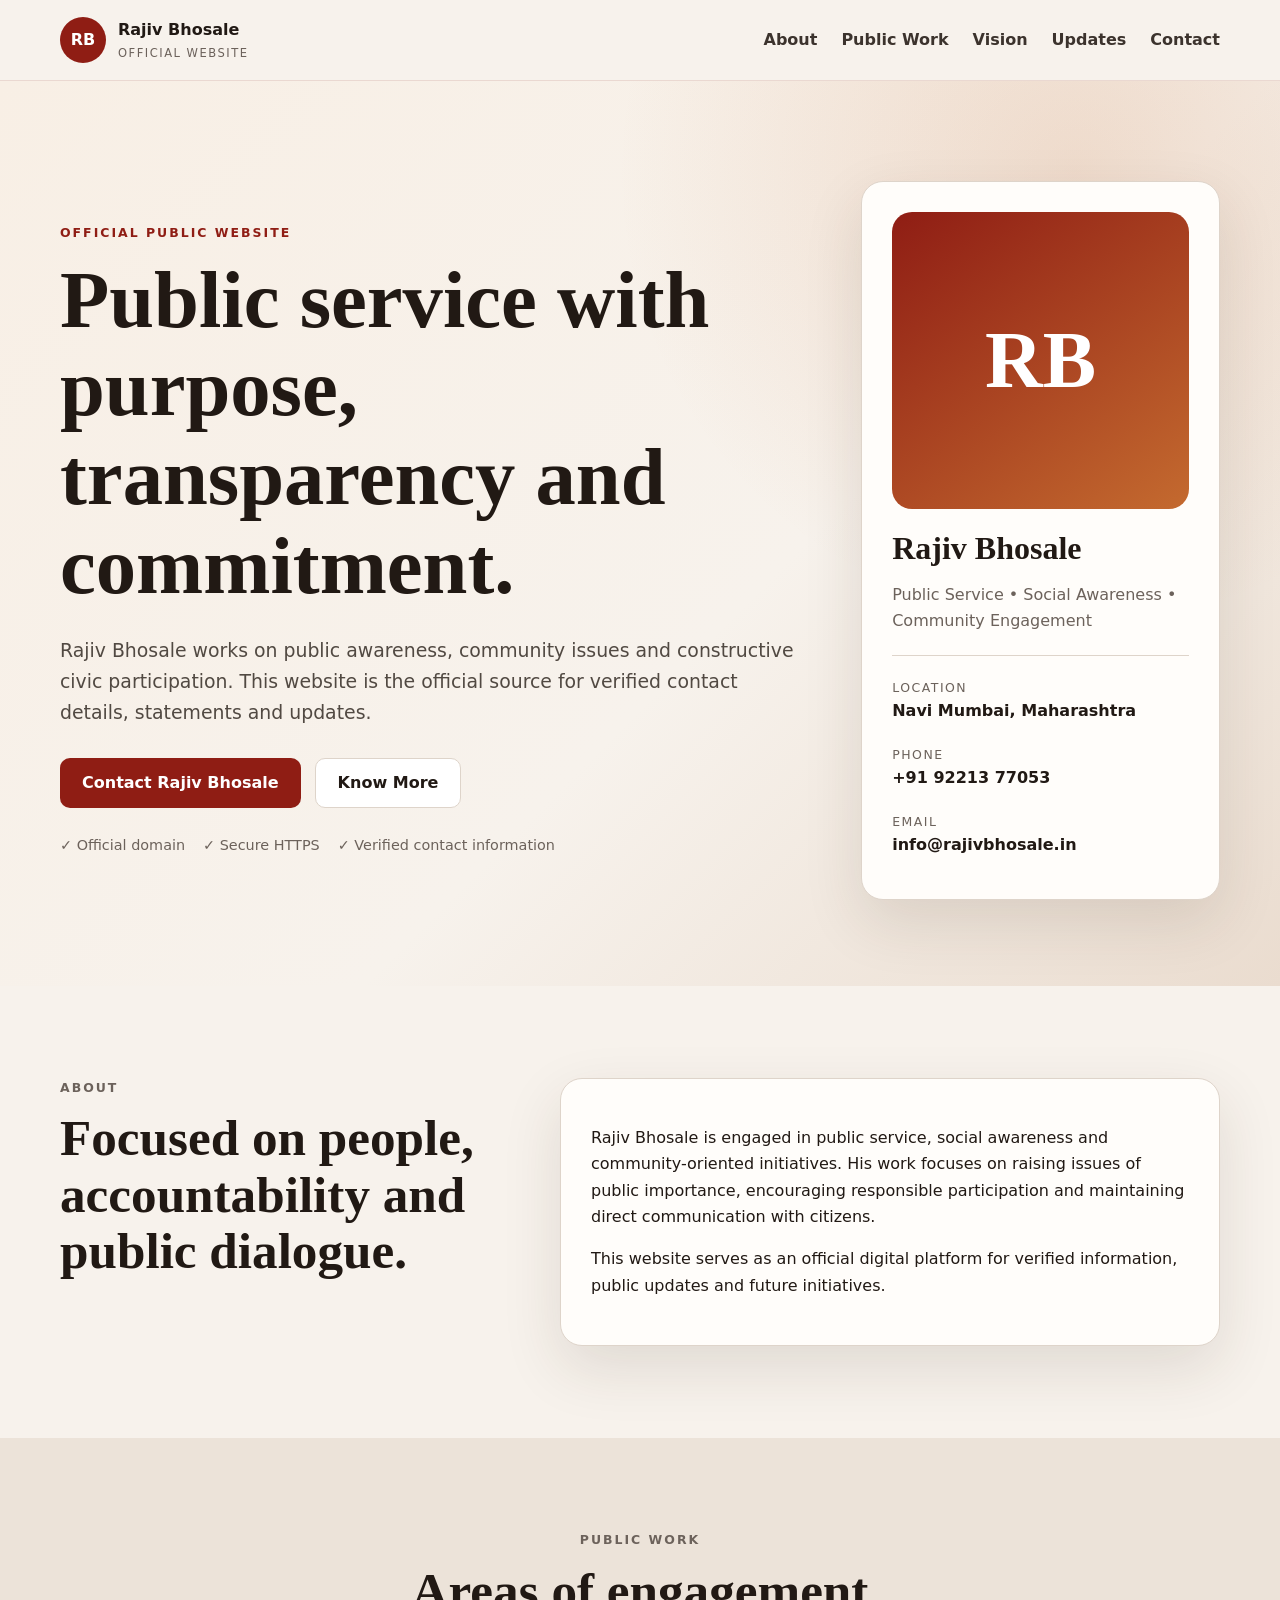
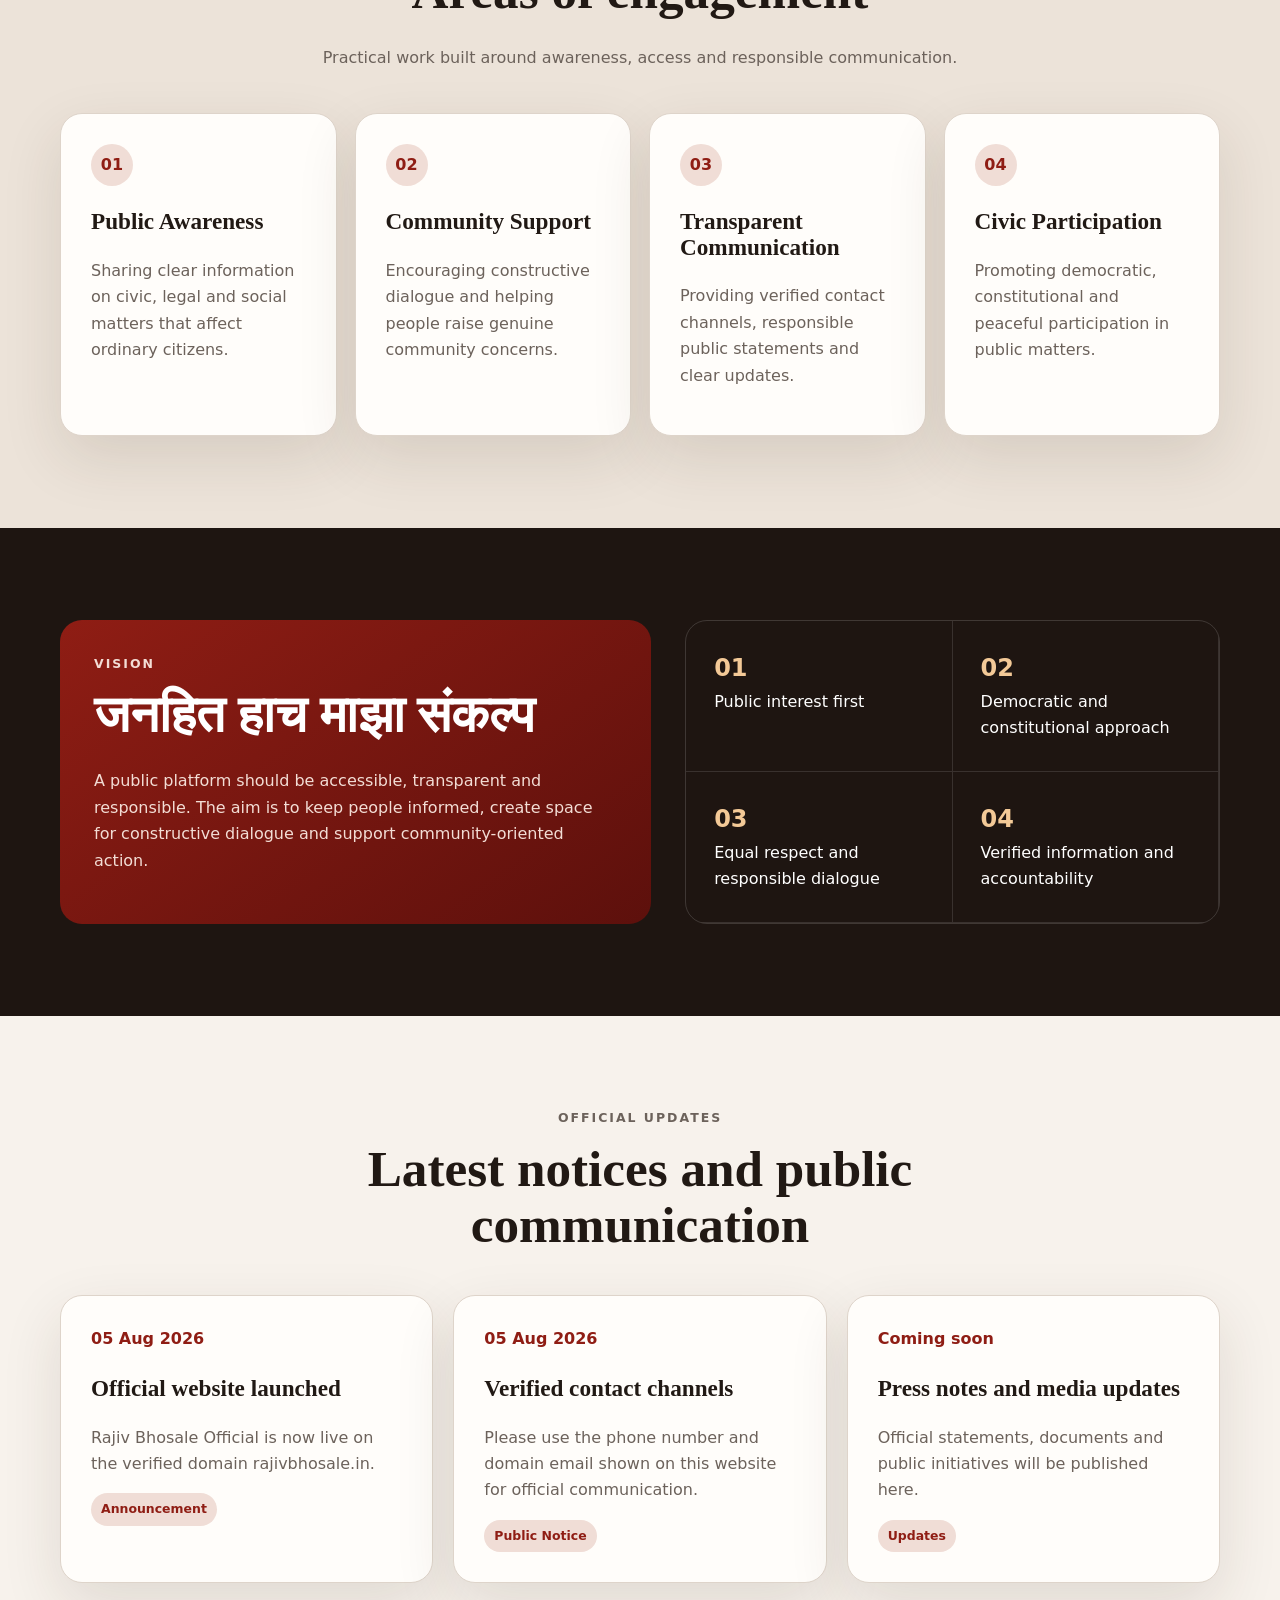
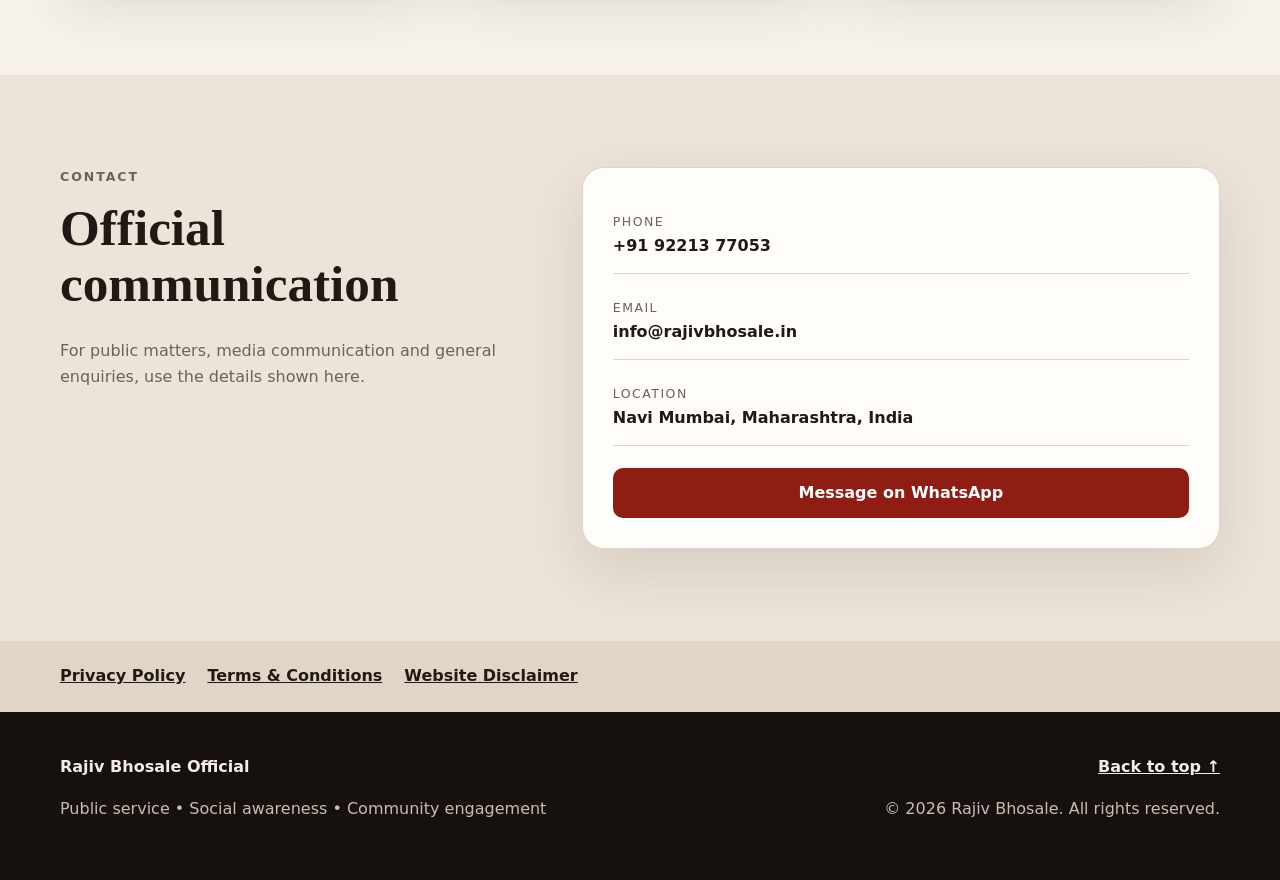
<file: index.html>
<!doctype html>
<html lang="en">
<head>
  <meta charset="utf-8">
  <meta name="viewport" content="width=device-width, initial-scale=1">
  <meta name="description" content="Official website of Rajiv Bhosale — public service, social awareness and community engagement.">
  <meta name="theme-color" content="#7f1d1d">
  <meta property="og:title" content="Rajiv Bhosale Official">
  <meta property="og:description" content="Official website of Rajiv Bhosale.">
  <meta property="og:type" content="website">
  <meta property="og:url" content="https://rajivbhosale.in">
  <link rel="canonical" href="https://rajivbhosale.in">
  <link rel="icon" href="assets/favicon.svg" type="image/svg+xml">
  <link rel="stylesheet" href="assets/style.css">
  <title>Rajiv Bhosale Official</title>
</head>
<body>
<a class="skip-link" href="#main">Skip to content</a>

<header class="site-header">
  <div class="container nav-wrap">
    <a class="brand" href="#home">
      <span class="brand-mark">RB</span>
      <span class="brand-text"><strong>Rajiv Bhosale</strong><small>Official Website</small></span>
    </a>
    <button class="menu-btn" id="menuBtn" aria-label="Open menu" aria-expanded="false">☰</button>
    <nav id="siteNav">
      <a href="#about">About</a>
      <a href="#work">Public Work</a>
      <a href="#vision">Vision</a>
      <a href="#updates">Updates</a>
      <a href="#contact">Contact</a>
    </nav>
  </div>
</header>

<main id="main">
  <section class="hero" id="home">
    <div class="container hero-grid">
      <div class="hero-copy reveal">
        <p class="eyebrow">Official Public Website</p>
        <h1>Public service with purpose, transparency and commitment.</h1>
        <p class="lead">
          Rajiv Bhosale works on public awareness, community issues and constructive civic participation.
          This website is the official source for verified contact details, statements and updates.
        </p>
        <div class="hero-actions">
          <a class="btn primary" href="#contact">Contact Rajiv Bhosale</a>
          <a class="btn secondary" href="#about">Know More</a>
        </div>
        <div class="trust-bar">
          <span>✓ Official domain</span>
          <span>✓ Secure HTTPS</span>
          <span>✓ Verified contact information</span>
        </div>
      </div>

      <aside class="profile-card reveal">
        <div class="portrait">RB</div>
        <h2>Rajiv Bhosale</h2>
        <p>Public Service • Social Awareness • Community Engagement</p>
        <div class="profile-list">
          <div><span>Location</span><strong>Navi Mumbai, Maharashtra</strong></div>
          <div><span>Phone</span><strong>+91 92213 77053</strong></div>
          <div><span>Email</span><strong>info@rajivbhosale.in</strong></div>
        </div>
      </aside>
    </div>
  </section>

  <section class="section" id="about">
    <div class="container split">
      <div class="section-heading reveal">
        <p class="eyebrow">About</p>
        <h2>Focused on people, accountability and public dialogue.</h2>
      </div>
      <div class="content-card reveal">
        <p>Rajiv Bhosale is engaged in public service, social awareness and community-oriented initiatives. His work focuses on raising issues of public importance, encouraging responsible participation and maintaining direct communication with citizens.</p>
        <p>This website serves as an official digital platform for verified information, public updates and future initiatives.</p>
      </div>
    </div>
  </section>

  <section class="section alt" id="work">
    <div class="container">
      <div class="section-heading center reveal">
        <p class="eyebrow">Public Work</p>
        <h2>Areas of engagement</h2>
        <p>Practical work built around awareness, access and responsible communication.</p>
      </div>
      <div class="cards">
        <article class="feature-card reveal"><span>01</span><h3>Public Awareness</h3><p>Sharing clear information on civic, legal and social matters that affect ordinary citizens.</p></article>
        <article class="feature-card reveal"><span>02</span><h3>Community Support</h3><p>Encouraging constructive dialogue and helping people raise genuine community concerns.</p></article>
        <article class="feature-card reveal"><span>03</span><h3>Transparent Communication</h3><p>Providing verified contact channels, responsible public statements and clear updates.</p></article>
        <article class="feature-card reveal"><span>04</span><h3>Civic Participation</h3><p>Promoting democratic, constitutional and peaceful participation in public matters.</p></article>
      </div>
    </div>
  </section>

  <section class="section vision" id="vision">
    <div class="container vision-grid">
      <div class="vision-main reveal">
        <p class="eyebrow light">Vision</p>
        <h2>जनहित हाच माझा संकल्प</h2>
        <p>A public platform should be accessible, transparent and responsible. The aim is to keep people informed, create space for constructive dialogue and support community-oriented action.</p>
      </div>
      <div class="principles reveal">
        <div><strong>01</strong><span>Public interest first</span></div>
        <div><strong>02</strong><span>Democratic and constitutional approach</span></div>
        <div><strong>03</strong><span>Equal respect and responsible dialogue</span></div>
        <div><strong>04</strong><span>Verified information and accountability</span></div>
      </div>
    </div>
  </section>

  <section class="section" id="updates">
    <div class="container">
      <div class="section-heading center reveal">
        <p class="eyebrow">Official Updates</p>
        <h2>Latest notices and public communication</h2>
      </div>
      <div class="updates">
        <article class="update-card reveal"><time>05 Aug 2026</time><h3>Official website launched</h3><p>Rajiv Bhosale Official is now live on the verified domain rajivbhosale.in.</p><b>Announcement</b></article>
        <article class="update-card reveal"><time>05 Aug 2026</time><h3>Verified contact channels</h3><p>Please use the phone number and domain email shown on this website for official communication.</p><b>Public Notice</b></article>
        <article class="update-card reveal"><time>Coming soon</time><h3>Press notes and media updates</h3><p>Official statements, documents and public initiatives will be published here.</p><b>Updates</b></article>
      </div>
    </div>
  </section>

  <section class="section alt" id="contact">
    <div class="container contact-grid">
      <div class="section-heading reveal">
        <p class="eyebrow">Contact</p>
        <h2>Official communication</h2>
        <p>For public matters, media communication and general enquiries, use the details shown here.</p>
      </div>
      <div class="contact-panel reveal">
        <a href="tel:+919221377053"><span>Phone</span><strong>+91 92213 77053</strong></a>
        <a href="mailto:contact@rajivbhosale.in"><span>Email</span><strong>info@rajivbhosale.in</strong></a>
        <div><span>Location</span><strong>Navi Mumbai, Maharashtra, India</strong></div>
        <a class="btn primary full" href="https://wa.me/919221377053" target="_blank" rel="noopener">Message on WhatsApp</a>
      </div>
    </div>
  </section>

  <section class="legal-strip">
    <div class="container legal-links">
      <a href="privacy-policy.html">Privacy Policy</a>
      <a href="terms.html">Terms & Conditions</a>
      <a href="disclaimer.html">Website Disclaimer</a>
    </div>
  </section>
</main>

<footer>
  <div class="container footer-wrap">
    <div><strong>Rajiv Bhosale Official</strong><p>Public service • Social awareness • Community engagement</p></div>
    <div class="footer-right"><a href="#home">Back to top ↑</a><p>© 2026 Rajiv Bhosale. All rights reserved.</p></div>
  </div>
</footer>

<script src="assets/script.js"></script>
</body>
</html>
</file>
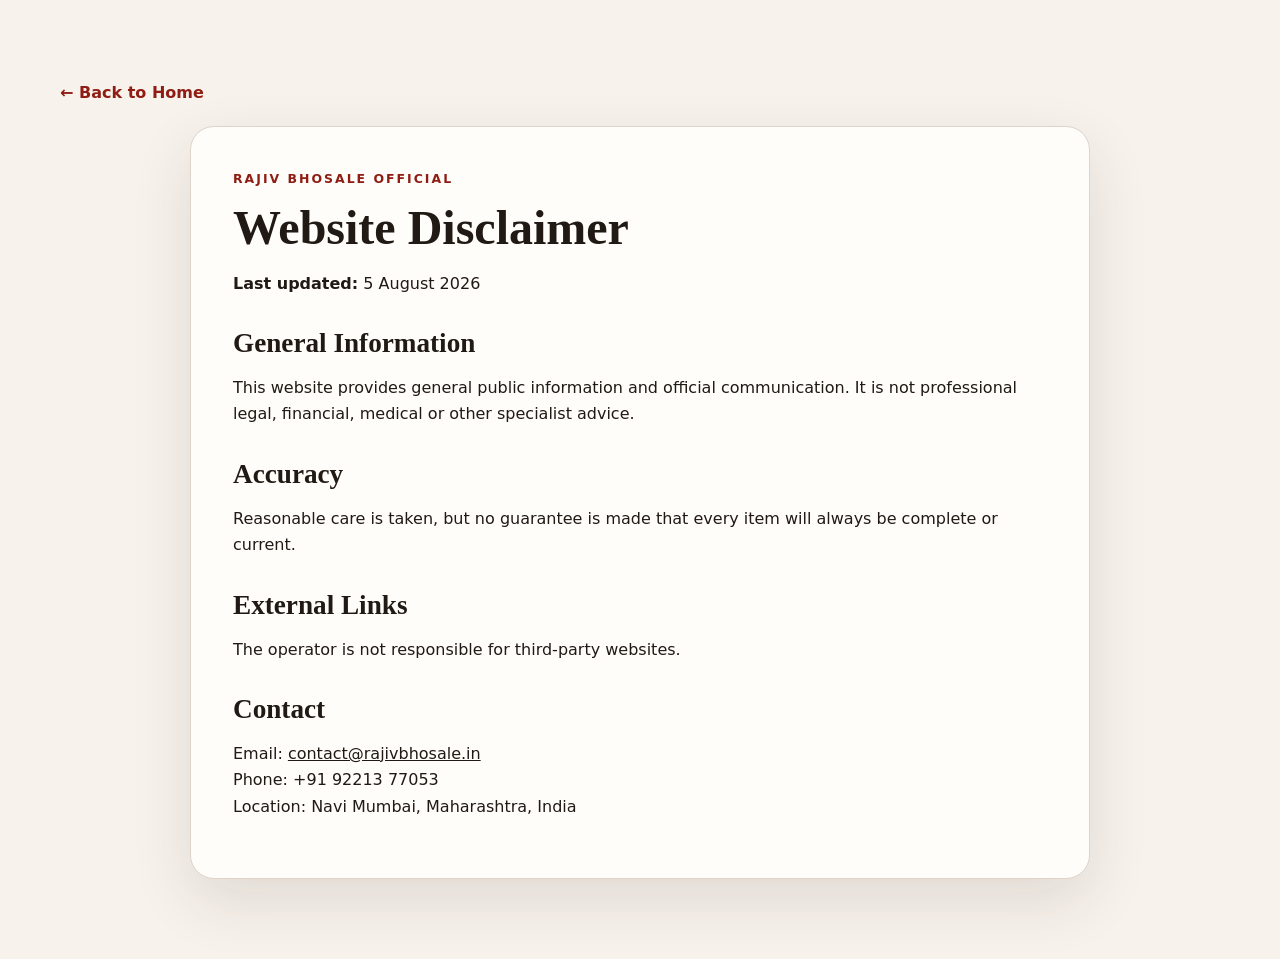
<file: disclaimer.html>
<!doctype html><html lang="en"><head><meta charset="utf-8"><meta name="viewport" content="width=device-width,initial-scale=1"><link rel="icon" href="assets/favicon.svg" type="image/svg+xml"><link rel="stylesheet" href="assets/style.css"><title>Website Disclaimer | Rajiv Bhosale Official</title></head><body><main class="legal-page"><div class="container"><a class="back" href="index.html">← Back to Home</a><article class="legal-card"><p class="eyebrow">Rajiv Bhosale Official</p><h1>Website Disclaimer</h1><p><strong>Last updated:</strong> 5 August 2026</p><h2>General Information</h2><p>This website provides general public information and official communication. It is not professional legal, financial, medical or other specialist advice.</p><h2>Accuracy</h2><p>Reasonable care is taken, but no guarantee is made that every item will always be complete or current.</p><h2>External Links</h2><p>The operator is not responsible for third-party websites.</p><h2>Contact</h2><p>Email: <a href="mailto:contact@rajivbhosale.in">contact@rajivbhosale.in</a><br>Phone: +91 92213 77053<br>Location: Navi Mumbai, Maharashtra, India</p></article></div></main></body></html>
</file>
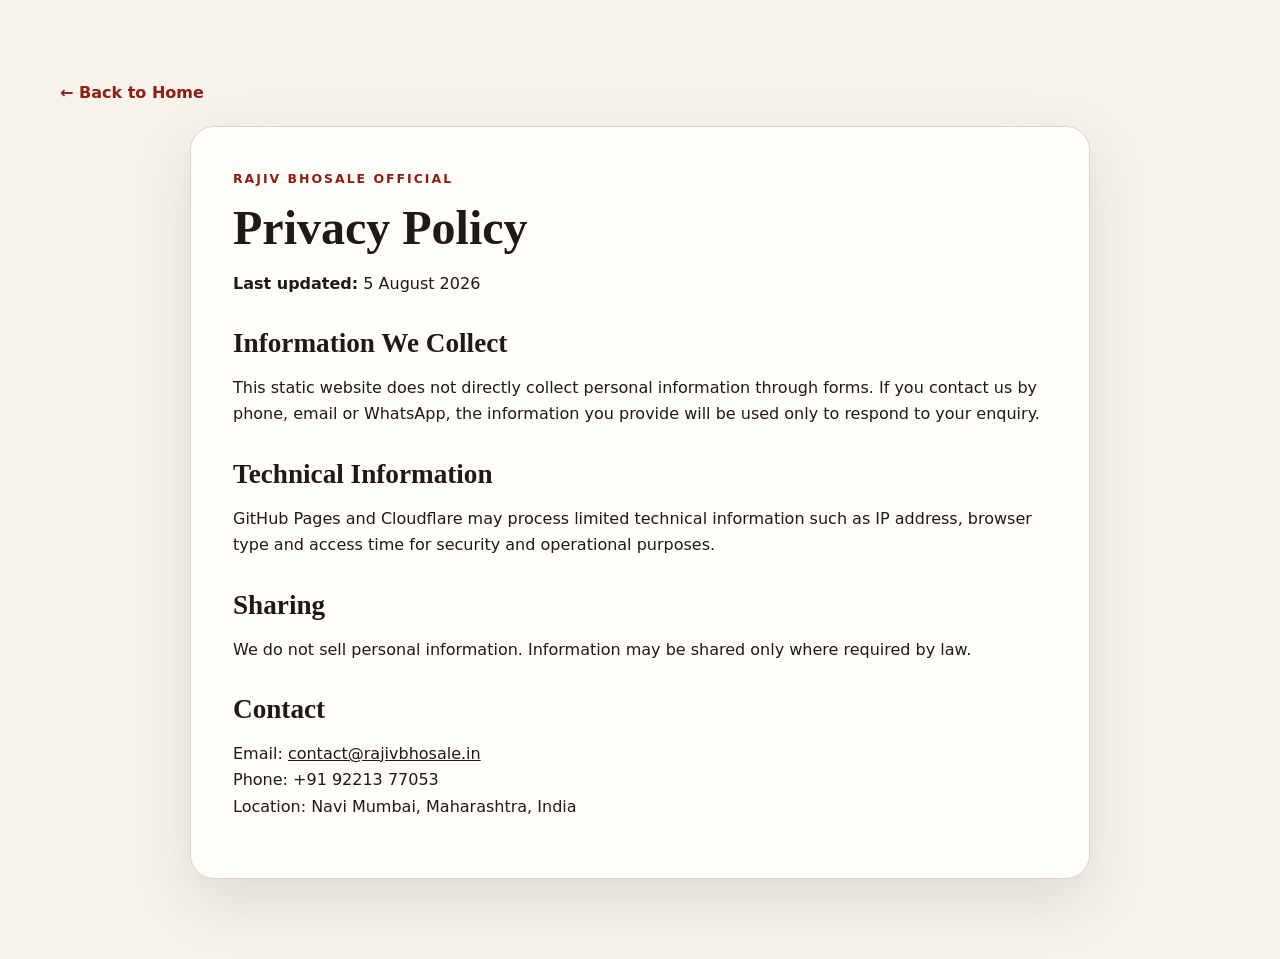
<file: privacy-policy.html>
<!doctype html><html lang="en"><head><meta charset="utf-8"><meta name="viewport" content="width=device-width,initial-scale=1"><link rel="icon" href="assets/favicon.svg" type="image/svg+xml"><link rel="stylesheet" href="assets/style.css"><title>Privacy Policy | Rajiv Bhosale Official</title></head><body><main class="legal-page"><div class="container"><a class="back" href="index.html">← Back to Home</a><article class="legal-card"><p class="eyebrow">Rajiv Bhosale Official</p><h1>Privacy Policy</h1><p><strong>Last updated:</strong> 5 August 2026</p><h2>Information We Collect</h2><p>This static website does not directly collect personal information through forms. If you contact us by phone, email or WhatsApp, the information you provide will be used only to respond to your enquiry.</p><h2>Technical Information</h2><p>GitHub Pages and Cloudflare may process limited technical information such as IP address, browser type and access time for security and operational purposes.</p><h2>Sharing</h2><p>We do not sell personal information. Information may be shared only where required by law.</p><h2>Contact</h2><p>Email: <a href="mailto:contact@rajivbhosale.in">contact@rajivbhosale.in</a><br>Phone: +91 92213 77053<br>Location: Navi Mumbai, Maharashtra, India</p></article></div></main></body></html>
</file>
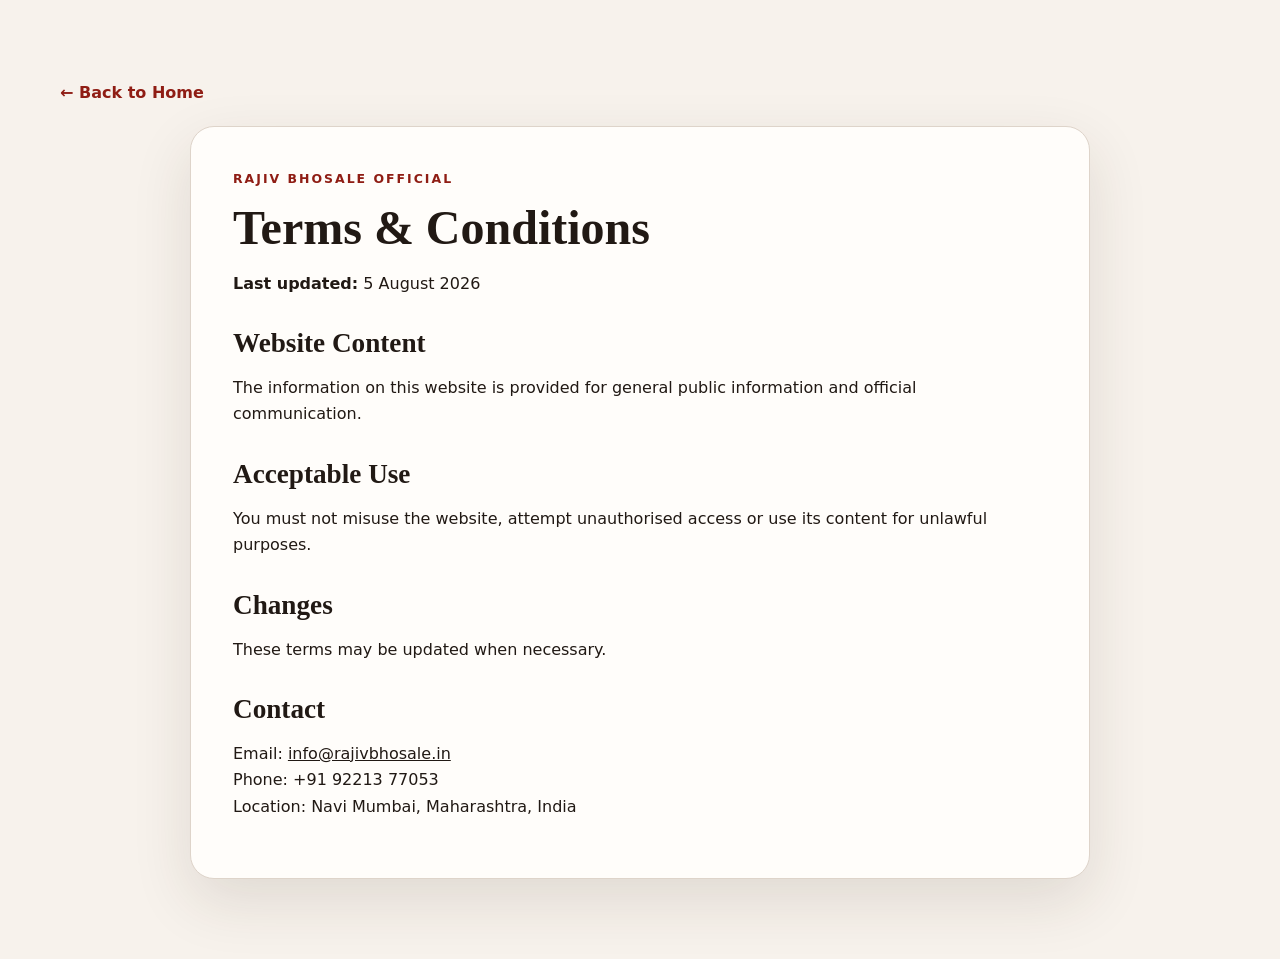
<file: terms.html>
<!doctype html><html lang="en"><head><meta charset="utf-8"><meta name="viewport" content="width=device-width,initial-scale=1"><link rel="icon" href="assets/favicon.svg" type="image/svg+xml"><link rel="stylesheet" href="assets/style.css"><title>Terms & Conditions | Rajiv Bhosale Official</title></head><body><main class="legal-page"><div class="container"><a class="back" href="index.html">← Back to Home</a><article class="legal-card"><p class="eyebrow">Rajiv Bhosale Official</p><h1>Terms & Conditions</h1><p><strong>Last updated:</strong> 5 August 2026</p><h2>Website Content</h2><p>The information on this website is provided for general public information and official communication.</p><h2>Acceptable Use</h2><p>You must not misuse the website, attempt unauthorised access or use its content for unlawful purposes.</p><h2>Changes</h2><p>These terms may be updated when necessary.</p><h2>Contact</h2><p>Email: <a href="mailto:contact@rajivbhosale.in">info@rajivbhosale.in</a><br>Phone: +91 92213 77053<br>Location: Navi Mumbai, Maharashtra, India</p></article></div></main></body></html>
</file>
<file: assets/style.css>
:root{--bg:#f7f2ec;--paper:#fffdfa;--ink:#211914;--muted:#6c625b;--line:#ded4ca;--accent:#8f1d14;--accent2:#c46a2f;--dark:#1e1511;--shadow:0 22px 60px rgba(58,39,27,.12)}*{box-sizing:border-box}html{scroll-behavior:smooth}body{margin:0;font-family:Inter,system-ui,-apple-system,BlinkMacSystemFont,"Segoe UI",sans-serif;background:var(--bg);color:var(--ink);line-height:1.65}a{color:inherit}.container{width:min(1160px,92%);margin:auto}.skip-link{position:absolute;left:-9999px}.skip-link:focus{left:1rem;top:1rem;background:#fff;padding:.8rem;z-index:999}.site-header{position:sticky;top:0;z-index:50;background:rgba(247,242,236,.94);backdrop-filter:blur(16px);border-bottom:1px solid rgba(143,29,20,.12)}.nav-wrap{min-height:80px;display:flex;align-items:center;justify-content:space-between;gap:24px}.brand{display:flex;align-items:center;gap:12px;text-decoration:none}.brand-mark{width:46px;height:46px;border-radius:50%;display:grid;place-items:center;background:var(--accent);color:#fff;font-weight:900}.brand-text strong,.brand-text small{display:block}.brand-text small{font-size:.72rem;text-transform:uppercase;letter-spacing:.13em;color:var(--muted)}nav{display:flex;gap:24px}nav a{text-decoration:none;font-weight:750;color:#3c332d}nav a:hover{color:var(--accent)}.menu-btn{display:none;background:none;border:0;font-size:1.6rem}.hero{padding:100px 0 86px;background:radial-gradient(circle at 84% 10%,rgba(196,106,47,.17),transparent 34%),linear-gradient(135deg,#f8efe5,#f7f2ec 58%,#eadccf)}.hero-grid{display:grid;grid-template-columns:1.35fr .65fr;gap:56px;align-items:center}.eyebrow{margin:0 0 12px;color:var(--accent);font-weight:900;text-transform:uppercase;letter-spacing:.16em;font-size:.78rem}.light{color:#f3c997}h1,h2,h3{font-family:Georgia,"Times New Roman",serif;line-height:1.1}h1{font-size:clamp(3rem,6.3vw,6rem);margin:.1em 0 .3em;max-width:900px}h2{font-size:clamp(2.1rem,4vw,3.6rem);margin:.15em 0 .5em}h3{font-size:1.45rem}.lead{font-size:1.18rem;color:#514942;max-width:760px}.hero-actions{display:flex;gap:14px;flex-wrap:wrap;margin-top:30px}.btn{display:inline-flex;align-items:center;justify-content:center;min-height:50px;padding:0 22px;border-radius:10px;text-decoration:none;font-weight:850;transition:.2s}.primary{background:var(--accent);color:#fff}.primary:hover{background:#64100b;transform:translateY(-2px)}.secondary{border:1px solid var(--line);background:#fff}.trust-bar{display:flex;gap:18px;flex-wrap:wrap;margin-top:26px;color:var(--muted);font-size:.9rem}.profile-card,.content-card,.feature-card,.update-card,.contact-panel{background:var(--paper);border:1px solid var(--line);border-radius:22px;padding:30px;box-shadow:var(--shadow)}.portrait{aspect-ratio:1/1;border-radius:20px;display:grid;place-items:center;background:linear-gradient(145deg,var(--accent),var(--accent2));color:#fff;font:700 5rem Georgia,serif}.profile-card h2{font-size:2rem;margin:22px 0 8px}.profile-card>p{color:var(--muted)}.profile-list{border-top:1px solid var(--line);margin-top:20px;padding-top:12px}.profile-list div{padding:10px 0}.profile-list span,.contact-panel span{display:block;color:var(--muted);font-size:.78rem;text-transform:uppercase;letter-spacing:.12em}.section{padding:92px 0}.alt{background:#ece3d9}.split{display:grid;grid-template-columns:.8fr 1.2fr;gap:60px}.section-heading p{color:var(--muted)}.center{text-align:center;max-width:760px;margin:0 auto 42px}.cards{display:grid;grid-template-columns:repeat(4,1fr);gap:18px}.feature-card{min-height:250px}.feature-card>span{display:inline-grid;place-items:center;width:42px;height:42px;border-radius:50%;background:#f0ddd6;color:var(--accent);font-weight:900}.feature-card p,.update-card p{color:var(--muted)}.vision{background:var(--dark);color:#fff}.vision-grid{display:grid;grid-template-columns:1.05fr .95fr;gap:34px}.vision-main{background:linear-gradient(145deg,#8f1d14,#5d100c);padding:34px;border-radius:22px}.vision-main p{color:#f3ddd5}.principles{display:grid;grid-template-columns:1fr 1fr;border:1px solid rgba(255,255,255,.15);border-radius:22px;overflow:hidden}.principles div{padding:28px;border-right:1px solid rgba(255,255,255,.12);border-bottom:1px solid rgba(255,255,255,.12)}.principles strong{display:block;color:#f3c997;font-size:1.5rem}.updates{display:grid;grid-template-columns:repeat(3,1fr);gap:20px}.update-card time{color:var(--accent);font-weight:850}.update-card b{display:inline-block;background:#f0ddd6;color:var(--accent);padding:6px 10px;border-radius:999px;font-size:.78rem}.contact-grid{display:grid;grid-template-columns:.85fr 1.15fr;gap:50px}.contact-panel{display:grid;gap:10px}.contact-panel>a:not(.btn),.contact-panel>div{padding:14px 0;border-bottom:1px solid var(--line);text-decoration:none}.full{width:100%;margin-top:12px}.legal-strip{padding:22px 0;background:#e1d5c8}.legal-links{display:flex;gap:22px;flex-wrap:wrap}.legal-links a{font-weight:800}footer{background:#17110e;color:#f5ece6;padding:42px 0}.footer-wrap{display:flex;justify-content:space-between;gap:30px;align-items:flex-end}.footer-wrap p{color:#c9bcb4}.footer-right{text-align:right}.footer-right a{font-weight:850}.reveal{opacity:0;transform:translateY(20px);transition:.6s}.reveal.visible{opacity:1;transform:none}.legal-page{padding:80px 0}.legal-card{max-width:900px;margin:auto;background:var(--paper);border:1px solid var(--line);border-radius:24px;padding:42px;box-shadow:var(--shadow)}.legal-card h1{font-size:3rem}.legal-card h2{font-size:1.7rem;margin-top:2rem}.back{display:inline-block;margin-bottom:20px;color:var(--accent);font-weight:850;text-decoration:none}@media(max-width:900px){.hero-grid,.split,.vision-grid,.contact-grid{grid-template-columns:1fr}.cards{grid-template-columns:1fr 1fr}.updates{grid-template-columns:1fr}nav{display:none;position:absolute;top:80px;left:0;right:0;background:var(--paper);padding:20px 4%;border-bottom:1px solid var(--line);flex-direction:column;align-items:flex-start}.menu-btn{display:block}nav.open{display:flex}}@media(max-width:600px){.hero{padding:68px 0}.section{padding:66px 0}.cards,.principles{grid-template-columns:1fr}.profile-card,.content-card,.feature-card,.update-card,.contact-panel,.vision-main,.legal-card{padding:24px}.footer-wrap{flex-direction:column;align-items:flex-start}.footer-right{text-align:left}}
</file>
